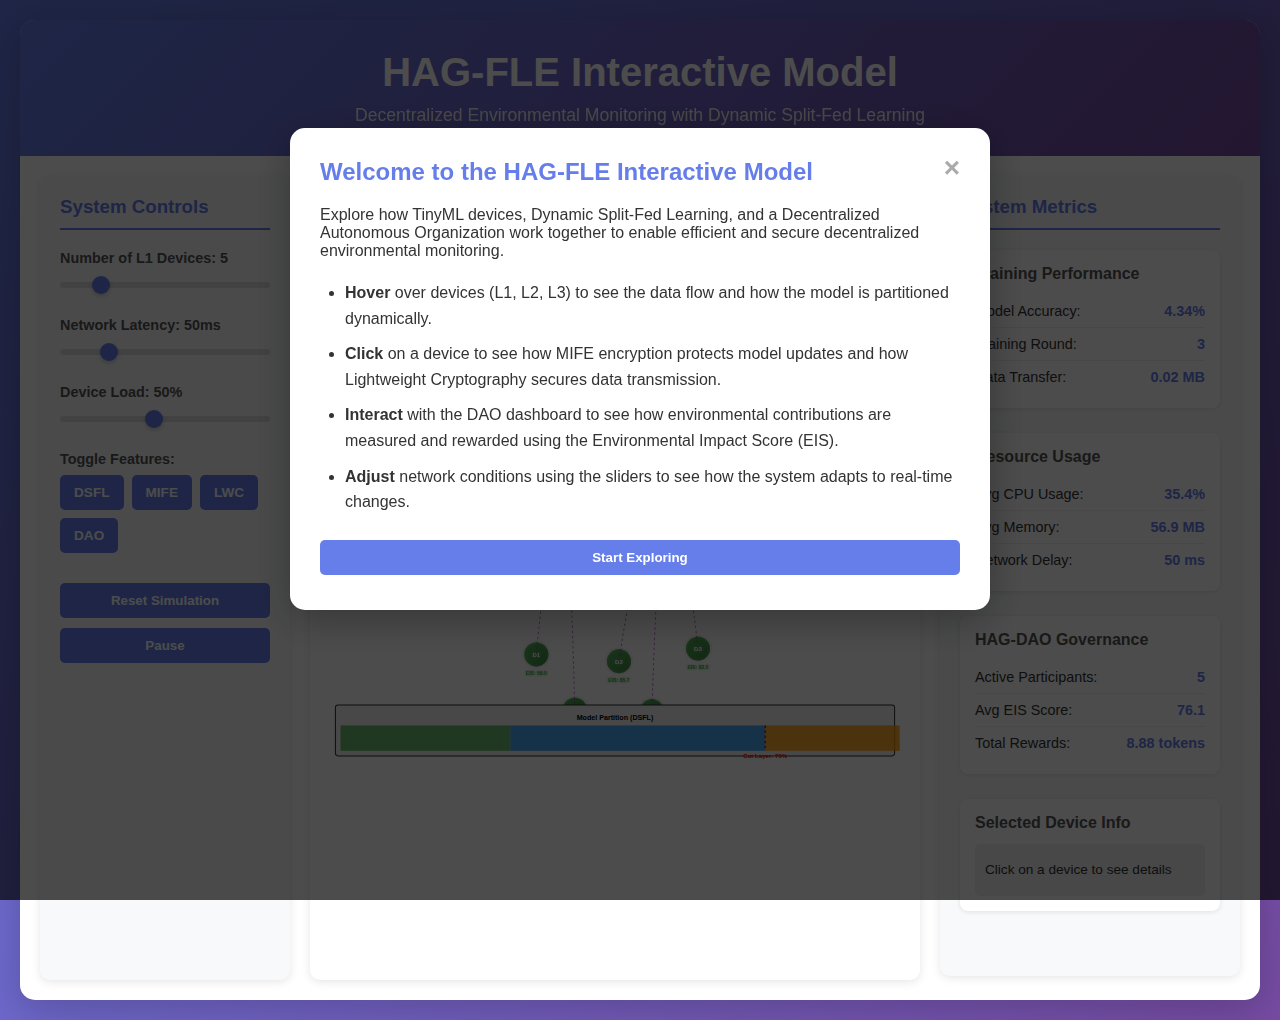
<file: HAG-FLE/index.html>
<!DOCTYPE html>
<html lang="en">
<head>
    <meta charset="UTF-8">
    <meta name="viewport" content="width=device-width, initial-scale=1.0">
    <title>HAG-FLE Interactive Model</title>
    <link rel="stylesheet" href="styles.css">
</head>
<body>
    <div class="container">
        <header>
            <h1>HAG-FLE Interactive Model</h1>
            <p class="subtitle">Decentralized Environmental Monitoring with Dynamic Split-Fed Learning</p>
        </header>

        <div class="main-content">
            <!-- Control Panel -->
            <div class="control-panel">
                <h3>System Controls</h3>
                
                <div class="control-group">
                    <label>Number of L1 Devices: <span id="device-count">5</span></label>
                    <input type="range" id="device-slider" min="3" max="15" value="5">
                </div>

                <div class="control-group">
                    <label>Network Latency: <span id="latency-value">50</span>ms</label>
                    <input type="range" id="latency-slider" min="10" max="200" value="50">
                </div>

                <div class="control-group">
                    <label>Device Load: <span id="load-value">50</span>%</label>
                    <input type="range" id="load-slider" min="10" max="100" value="50">
                </div>

                <div class="control-group">
                    <label>Toggle Features:</label>
                    <div class="toggle-buttons">
                        <button id="toggle-dsfl" class="toggle-btn active">DSFL</button>
                        <button id="toggle-mife" class="toggle-btn active">MIFE</button>
                        <button id="toggle-lwc" class="toggle-btn active">LWC</button>
                        <button id="toggle-dao" class="toggle-btn active">DAO</button>
                    </div>
                </div>

                <div class="control-group">
                    <button id="reset-btn" class="action-btn">Reset Simulation</button>
                    <button id="pause-btn" class="action-btn">Pause</button>
                </div>
            </div>

            <!-- Visualization Area -->
            <div class="visualization-area">
                <svg id="main-svg" viewBox="0 0 1200 800">
                    <!-- Background Grid -->
                    <defs>
                        <pattern id="grid" width="40" height="40" patternUnits="userSpaceOnUse">
                            <path d="M 40 0 L 0 0 0 40" fill="none" stroke="#e0e0e0" stroke-width="0.5"/>
                        </pattern>
                        <linearGradient id="deviceGradient" x1="0%" y1="0%" x2="100%" y2="100%">
                            <stop offset="0%" style="stop-color:#4CAF50;stop-opacity:1" />
                            <stop offset="100%" style="stop-color:#2E7D32;stop-opacity:1" />
                        </linearGradient>
                        <linearGradient id="aggregatorGradient" x1="0%" y1="0%" x2="100%" y2="100%">
                            <stop offset="0%" style="stop-color:#2196F3;stop-opacity:1" />
                            <stop offset="100%" style="stop-color:#1565C0;stop-opacity:1" />
                        </linearGradient>
                        <linearGradient id="serverGradient" x1="0%" y1="0%" x2="100%" y2="100%">
                            <stop offset="0%" style="stop-color:#FF9800;stop-opacity:1" />
                            <stop offset="100%" style="stop-color:#E65100;stop-opacity:1" />
                        </linearGradient>
                        <filter id="glow">
                            <feGaussianBlur stdDeviation="3" result="coloredBlur"/>
                            <feMerge>
                                <feMergeNode in="coloredBlur"/>
                                <feMergeNode in="SourceGraphic"/>
                            </feMerge>
                        </filter>
                    </defs>
                    <rect width="100%" height="100%" fill="url(#grid)" opacity="0.3"/>
                    
                    <!-- L3 Global Server -->
                    <g id="l3-layer" class="layer">
                        <rect id="l3-server" x="500" y="50" width="200" height="120" rx="10" fill="url(#serverGradient)" class="server-node" filter="url(#glow)"/>
                        <text x="600" y="115" text-anchor="middle" fill="white" font-size="16" font-weight="bold">Global Server (L3)</text>
                        <text x="600" y="135" text-anchor="middle" fill="white" font-size="12">Model Aggregation</text>
                    </g>

                    <!-- L2 Aggregators -->
                    <g id="l2-layer" class="layer">
                        <!-- Aggregators will be dynamically created -->
                    </g>

                    <!-- L1 TinyML Devices -->
                    <g id="l1-layer" class="layer">
                        <!-- Devices will be dynamically created -->
                    </g>

                    <!-- Data Flow Lines -->
                    <g id="data-flow-layer">
                        <!-- Flow lines will be dynamically created -->
                    </g>

                    <!-- Model Partition Visualization -->
                    <g id="model-partition-viz" opacity="0">
                        <rect x="50" y="650" width="1100" height="100" rx="5" fill="#f0f0f0" stroke="#333" stroke-width="2"/>
                        <text x="600" y="680" text-anchor="middle" font-size="14" font-weight="bold">Model Partition (DSFL)</text>
                        <rect id="l1-partition" x="60" y="690" width="0" height="50" fill="#4CAF50" opacity="0.8"/>
                        <rect id="l2-partition" x="60" y="690" width="0" height="50" fill="#2196F3" opacity="0.8"/>
                        <rect id="l3-partition" x="60" y="690" width="0" height="50" fill="#FF9800" opacity="0.8"/>
                        <line id="cut-layer-line" x1="60" y1="690" x2="60" y2="740" stroke="#FF0000" stroke-width="3" stroke-dasharray="5,5"/>
                        <text id="cut-layer-label" x="60" y="755" text-anchor="middle" font-size="12" fill="#FF0000" font-weight="bold">Cut Layer</text>
                    </g>
                </svg>

                <!-- Tooltip -->
                <div id="tooltip" class="tooltip"></div>
            </div>

            <!-- Metrics Panel -->
            <div class="metrics-panel">
                <h3>System Metrics</h3>
                
                <div class="metric-section">
                    <h4>Training Performance</h4>
                    <div class="metric-item">
                        <span>Model Accuracy:</span>
                        <span id="accuracy-value">0.00%</span>
                    </div>
                    <div class="metric-item">
                        <span>Training Round:</span>
                        <span id="round-value">0</span>
                    </div>
                    <div class="metric-item">
                        <span>Data Transfer:</span>
                        <span id="transfer-value">0 MB</span>
                    </div>
                </div>

                <div class="metric-section">
                    <h4>Resource Usage</h4>
                    <div class="metric-item">
                        <span>Avg CPU Usage:</span>
                        <span id="cpu-value">0%</span>
                    </div>
                    <div class="metric-item">
                        <span>Avg Memory:</span>
                        <span id="memory-value">0 MB</span>
                    </div>
                    <div class="metric-item">
                        <span>Network Delay:</span>
                        <span id="delay-value">0 ms</span>
                    </div>
                </div>

                <div class="metric-section">
                    <h4>HAG-DAO Governance</h4>
                    <div class="metric-item">
                        <span>Active Participants:</span>
                        <span id="participants-value">0</span>
                    </div>
                    <div class="metric-item">
                        <span>Avg EIS Score:</span>
                        <span id="eis-value">0.0</span>
                    </div>
                    <div class="metric-item">
                        <span>Total Rewards:</span>
                        <span id="rewards-value">0 tokens</span>
                    </div>
                </div>

                <div class="metric-section">
                    <h4>Selected Device Info</h4>
                    <div id="device-info" class="device-info">
                        <p>Click on a device to see details</p>
                    </div>
                </div>
            </div>
        </div>

        <!-- Welcome Modal -->
        <div id="welcome-modal" class="modal">
            <div class="modal-content">
                <span class="close-modal">&times;</span>
                <h2>Welcome to the HAG-FLE Interactive Model</h2>
                <p>Explore how TinyML devices, Dynamic Split-Fed Learning, and a Decentralized Autonomous Organization work together to enable efficient and secure decentralized environmental monitoring.</p>
                <ul>
                    <li><strong>Hover</strong> over devices (L1, L2, L3) to see the data flow and how the model is partitioned dynamically.</li>
                    <li><strong>Click</strong> on a device to see how MIFE encryption protects model updates and how Lightweight Cryptography secures data transmission.</li>
                    <li><strong>Interact</strong> with the DAO dashboard to see how environmental contributions are measured and rewarded using the Environmental Impact Score (EIS).</li>
                    <li><strong>Adjust</strong> network conditions using the sliders to see how the system adapts to real-time changes.</li>
                </ul>
                <button id="start-btn" class="action-btn">Start Exploring</button>
            </div>
        </div>
    </div>

    <script src="script.js"></script>
</body>
</html>
</file>
<file: HAG-FLE/styles.css>
* {
    margin: 0;
    padding: 0;
    box-sizing: border-box;
}

body {
    font-family: 'Segoe UI', Tahoma, Geneva, Verdana, sans-serif;
    background: linear-gradient(135deg, #667eea 0%, #764ba2 100%);
    min-height: 100vh;
    padding: 20px;
    color: #333;
}

.container {
    max-width: 1800px;
    margin: 0 auto;
    background: white;
    border-radius: 15px;
    box-shadow: 0 10px 40px rgba(0, 0, 0, 0.2);
    overflow: hidden;
}

header {
    background: linear-gradient(135deg, #667eea 0%, #764ba2 100%);
    color: white;
    padding: 30px;
    text-align: center;
}

header h1 {
    font-size: 2.5em;
    margin-bottom: 10px;
}

.subtitle {
    font-size: 1.1em;
    opacity: 0.9;
}

.main-content {
    display: grid;
    grid-template-columns: 250px 1fr 300px;
    gap: 20px;
    padding: 20px;
    min-height: 800px;
}

.control-panel {
    background: #f8f9fa;
    padding: 20px;
    border-radius: 10px;
    box-shadow: 0 2px 10px rgba(0, 0, 0, 0.1);
}

.control-panel h3 {
    margin-bottom: 20px;
    color: #667eea;
    border-bottom: 2px solid #667eea;
    padding-bottom: 10px;
}

.control-group {
    margin-bottom: 25px;
}

.control-group label {
    display: block;
    margin-bottom: 8px;
    font-weight: 600;
    color: #555;
    font-size: 0.9em;
}

input[type="range"] {
    width: 100%;
    height: 6px;
    border-radius: 5px;
    background: #ddd;
    outline: none;
    -webkit-appearance: none;
}

input[type="range"]::-webkit-slider-thumb {
    -webkit-appearance: none;
    appearance: none;
    width: 18px;
    height: 18px;
    border-radius: 50%;
    background: #667eea;
    cursor: pointer;
    box-shadow: 0 2px 5px rgba(0, 0, 0, 0.2);
}

input[type="range"]::-moz-range-thumb {
    width: 18px;
    height: 18px;
    border-radius: 50%;
    background: #667eea;
    cursor: pointer;
    border: none;
    box-shadow: 0 2px 5px rgba(0, 0, 0, 0.2);
}

.toggle-buttons {
    display: flex;
    flex-wrap: wrap;
    gap: 8px;
}

.toggle-btn {
    padding: 8px 12px;
    border: 2px solid #667eea;
    background: white;
    color: #667eea;
    border-radius: 5px;
    cursor: pointer;
    font-size: 0.85em;
    font-weight: 600;
    transition: all 0.3s;
}

.toggle-btn:hover {
    background: #667eea;
    color: white;
    transform: translateY(-2px);
    box-shadow: 0 4px 8px rgba(0, 0, 0, 0.2);
}

.toggle-btn.active {
    background: #667eea;
    color: white;
}

.action-btn {
    width: 100%;
    padding: 10px;
    margin: 5px 0;
    background: #667eea;
    color: white;
    border: none;
    border-radius: 5px;
    cursor: pointer;
    font-weight: 600;
    transition: all 0.3s;
}

.action-btn:hover {
    background: #5568d3;
    transform: translateY(-2px);
    box-shadow: 0 4px 8px rgba(0, 0, 0, 0.2);
}

.visualization-area {
    background: white;
    border-radius: 10px;
    box-shadow: 0 2px 10px rgba(0, 0, 0, 0.1);
    position: relative;
    overflow: hidden;
}

#main-svg {
    width: 100%;
    height: 100%;
    min-height: 800px;
}

.layer {
    pointer-events: all;
}

.device-node {
    cursor: pointer;
    transition: all 0.3s;
    filter: url(#glow);
}

.device-node:hover {
    transform: scale(1.1);
    filter: brightness(1.2) url(#glow);
}

.device-node.selected circle,
.aggregator-node.selected rect,
.server-node.selected {
    stroke: #FFD700 !important;
    stroke-width: 4 !important;
    filter: brightness(1.3) url(#glow);
}

#l3-server.selected {
    stroke: #FFD700 !important;
    stroke-width: 4 !important;
    filter: brightness(1.3) url(#glow);
}

.aggregator-node {
    cursor: pointer;
    transition: all 0.3s;
    filter: url(#glow);
}

.aggregator-node:hover {
    transform: scale(1.15);
    filter: brightness(1.2) url(#glow);
}

.server-node {
    cursor: pointer;
    transition: all 0.3s;
}

.server-node:hover {
    transform: scale(1.05);
    filter: brightness(1.2) url(#glow);
}

.data-flow {
    stroke-width: 2;
    fill: none;
    opacity: 0.6;
    animation: flowAnimation 2s infinite;
}

.data-flow.encrypted {
    stroke: #9C27B0;
    stroke-dasharray: 5,5;
}

.data-flow.normal {
    stroke: #4CAF50;
}

@keyframes flowAnimation {
    0% {
        stroke-dashoffset: 0;
    }
    100% {
        stroke-dashoffset: 20;
    }
}

.pulse {
    animation: pulse 2s infinite;
}

@keyframes pulse {
    0%, 100% {
        opacity: 1;
    }
    50% {
        opacity: 0.5;
    }
}

.tooltip {
    position: absolute;
    background: rgba(0, 0, 0, 0.9);
    color: white;
    padding: 12px 16px;
    border-radius: 8px;
    font-size: 0.9em;
    pointer-events: none;
    z-index: 1000;
    max-width: 300px;
    box-shadow: 0 4px 12px rgba(0, 0, 0, 0.3);
    display: none;
}

.tooltip.show {
    display: block;
}

.metrics-panel {
    background: #f8f9fa;
    padding: 20px;
    border-radius: 10px;
    box-shadow: 0 2px 10px rgba(0, 0, 0, 0.1);
    overflow-y: auto;
    max-height: 800px;
}

.metrics-panel h3 {
    margin-bottom: 20px;
    color: #667eea;
    border-bottom: 2px solid #667eea;
    padding-bottom: 10px;
}

.metric-section {
    margin-bottom: 25px;
    padding: 15px;
    background: white;
    border-radius: 8px;
    box-shadow: 0 1px 5px rgba(0, 0, 0, 0.1);
}

.metric-section h4 {
    color: #555;
    margin-bottom: 12px;
    font-size: 1em;
}

.metric-item {
    display: flex;
    justify-content: space-between;
    padding: 8px 0;
    border-bottom: 1px solid #eee;
    font-size: 0.9em;
}

.metric-item:last-child {
    border-bottom: none;
}

.metric-item span:last-child {
    font-weight: 600;
    color: #667eea;
}

.device-info {
    padding: 10px;
    background: #f0f0f0;
    border-radius: 5px;
    font-size: 0.85em;
    line-height: 1.6;
}

.device-info p {
    margin: 5px 0;
}

.device-info strong {
    color: #667eea;
}

.modal {
    display: block;
    position: fixed;
    z-index: 2000;
    left: 0;
    top: 0;
    width: 100%;
    height: 100%;
    background-color: rgba(0, 0, 0, 0.7);
    animation: fadeIn 0.3s;
}

.modal.hidden {
    display: none;
}

@keyframes fadeIn {
    from {
        opacity: 0;
    }
    to {
        opacity: 1;
    }
}

.modal-content {
    background-color: white;
    margin: 10% auto;
    padding: 30px;
    border-radius: 15px;
    width: 80%;
    max-width: 700px;
    box-shadow: 0 10px 40px rgba(0, 0, 0, 0.3);
    animation: slideDown 0.3s;
}

@keyframes slideDown {
    from {
        transform: translateY(-50px);
        opacity: 0;
    }
    to {
        transform: translateY(0);
        opacity: 1;
    }
}

.close-modal {
    color: #aaa;
    float: right;
    font-size: 28px;
    font-weight: bold;
    cursor: pointer;
    line-height: 20px;
}

.close-modal:hover {
    color: #000;
}

.modal-content h2 {
    color: #667eea;
    margin-bottom: 20px;
}

.modal-content ul {
    margin: 20px 0;
    padding-left: 25px;
}

.modal-content li {
    margin: 10px 0;
    line-height: 1.6;
}

.eis-badge {
    display: inline-block;
    padding: 4px 8px;
    background: #4CAF50;
    color: white;
    border-radius: 12px;
    font-size: 0.8em;
    font-weight: 600;
    margin-left: 5px;
}

.encryption-indicator {
    position: absolute;
    width: 20px;
    height: 20px;
    background: #9C27B0;
    border-radius: 50%;
    border: 2px solid white;
    box-shadow: 0 2px 5px rgba(0, 0, 0, 0.3);
    animation: pulse 1.5s infinite;
}
</file>
